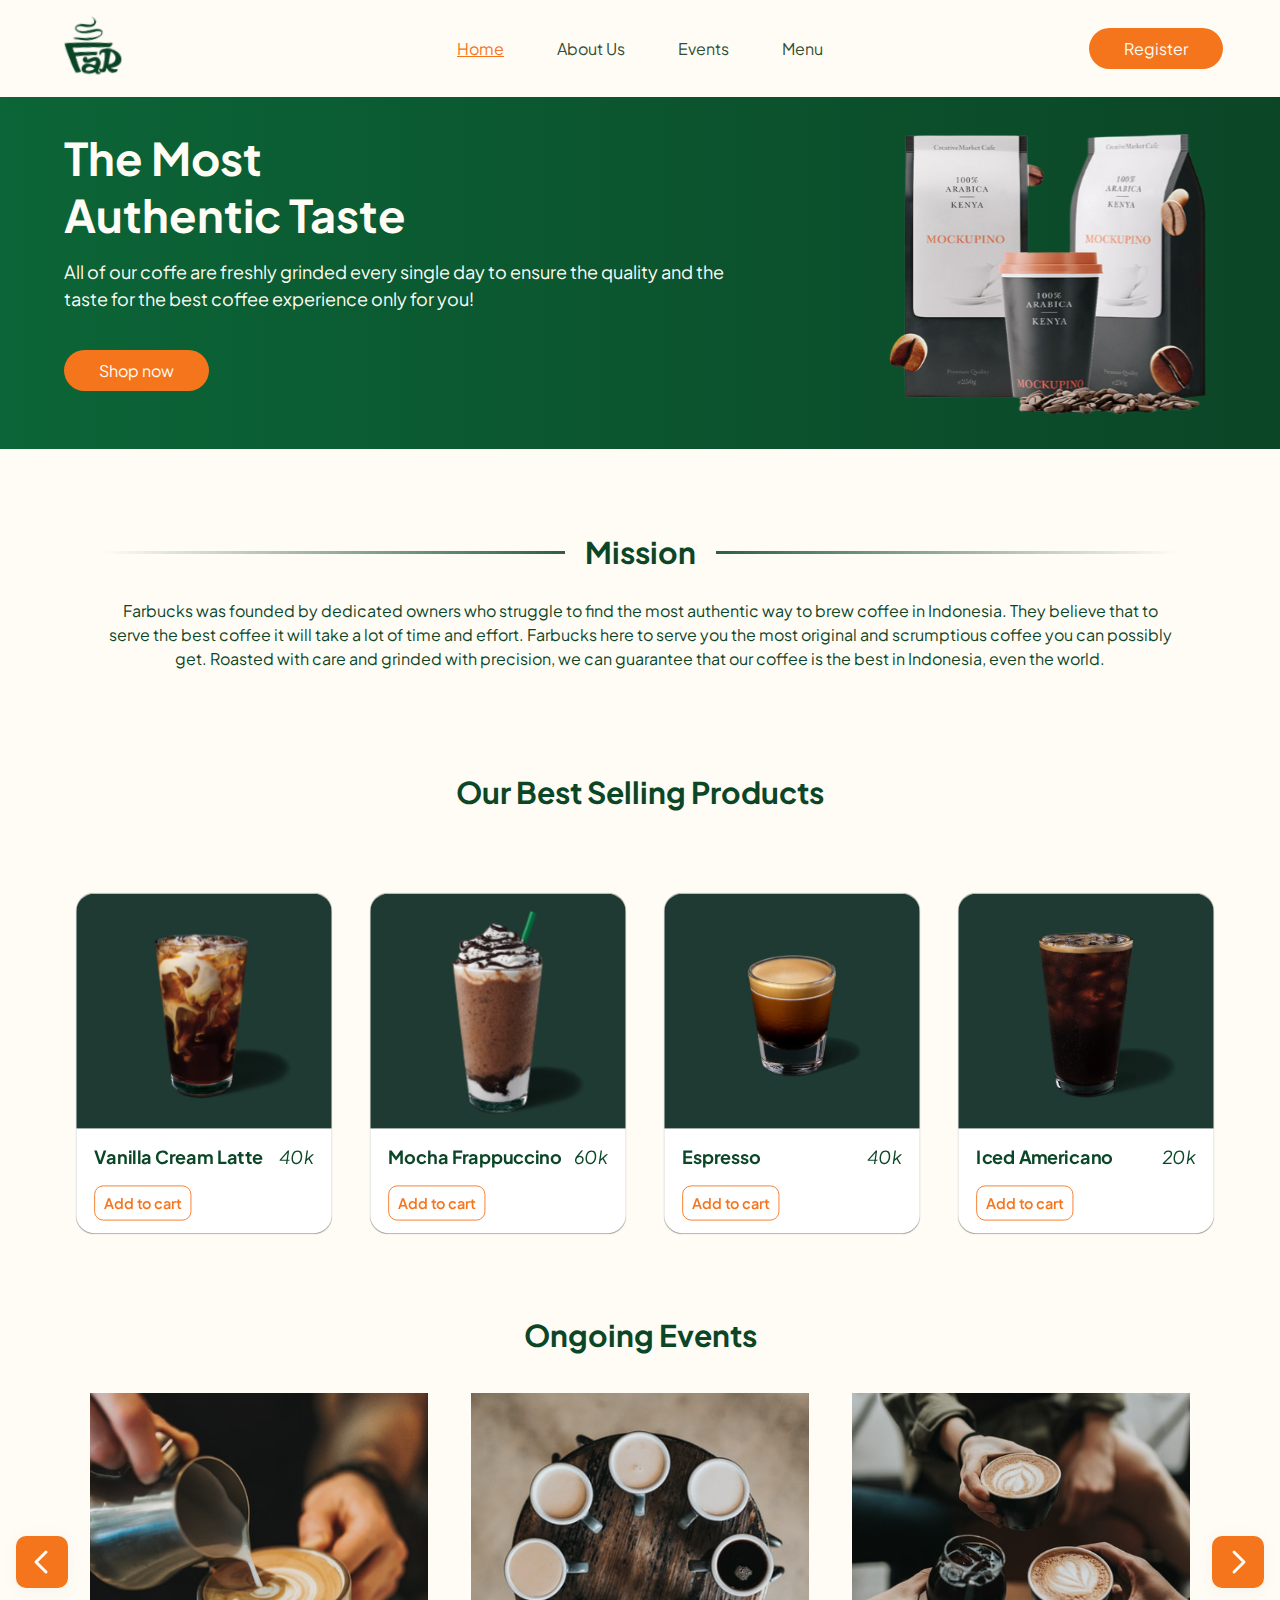
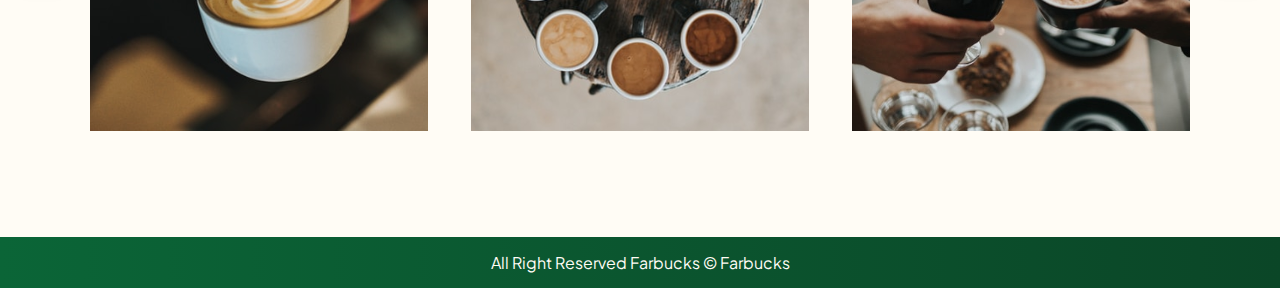
<file: farbucks/index.html>
<!DOCTYPE html>
<html lang="en">

<head>
    <meta charset="UTF-8">
    <meta http-equiv="X-UA-Compatible" content="IE=edge">
    <meta name="viewport" content="width=device-width, initial-scale=1.0">
    <link rel="stylesheet" href="./CSS/home.css">
    <link rel="stylesheet" href="./CSS/style.css">
    <!-- <script src="./JS/home.js"></script> -->

    <script defer src="./JS/slider.js"></script>

    <title>Farbucks</title>
</head>

<body>
    <div class="landing-page">
        <nav>
            <div class="logo">
                <a href="index.html"><img src="./Assets/logo-svg.svg" alt=""></a>
            </div>
            
            <ul class="sub-menu">
                <li> <a href="./index.html" class="active">Home</a></li>
                <li> <a href="./HTML/about_us.html">About Us</a></li>
                <li> <a href="./HTML/events.html">Events</a></li>
                <li> <a href="./HTML/menu.html">Menu</a></li>
            </ul>
    
            <a class="register" href="./HTML/register.html"><button>Register</button> </a>
        </nav>

        <div class="hero-content">
            <div class="hero-text">
                <h1>The Most <br> Authentic Taste</h1>
                <p>All of our coffe are freshly grinded every single day to ensure the quality and the taste for the
                    best coffee experience only for you!</p>
                <a href="./HTML/menu.html"><button>Shop now</button></a>
            </div>
            <div class="hero-img">
                <img src="./Assets/cup-coffee-landing.svg" alt="">
            </div>
        </div>

        <div class="mission-content">
            <h2><span>Mission</span></h2>
            <p>Farbucks was founded by dedicated owners who struggle to find the most authentic way to brew coffee in
                Indonesia. They believe that to serve the best coffee it will take a lot of time and effort. Farbucks
                here to serve you the most original and scrumptious coffee you can possibly get.
                Roasted with care and grinded with precision, we can guarantee that our coffee is the best in Indonesia,
                even the world.
            </p>
        </div>

        <div class="best-selling-content">
            <h2>Our Best Selling Products</h2>
            <div class="best-selling-products">
                <div class="product-card">
                    <img src="./Assets/product-1.svg" alt="">
                    <div class="card-content">
                        <h4 class="left">Vanilla Cream Latte</h4>
                        <p class="right"><i>40k</i></p>
                        <a href="https://www.gojek.com/en/th/gofood/"><button class="add-cart">Add to cart</button></a>
                    </div>
                </div>

                <div class="product-card">
                    <img src="./Assets/product-2.svg" alt="">
                    <div class="card-content">
                        <h4 class="left">Mocha Frappuccino</h4>
                        <p class="right"><i>60k</i></p>
                        <a href="https://www.gojek.com/en/th/gofood/"><button class="add-cart">Add to cart</button></a>
                    </div>
                </div>

                <div class="product-card">
                    <img src="./Assets/product-4.svg" alt="">
                    <div class="card-content">
                        <h4 class="left">Espresso</h4>
                        <p class="right"><i>40k</i></p>
                        <a href="https://www.gojek.com/en/th/gofood/"><button class="add-cart">Add to cart</button></a>
                    </div>
                </div>

                <div class="product-card">
                    <img src="./Assets/product-3.svg" alt="">
                    <div class="card-content">
                        <h4 class="left">Iced Americano</h4>
                        <p class="right"><i>20k</i></p>
                        <a href="https://www.gojek.com/en/th/gofood/"><button class="add-cart">Add to cart</button></a>
                    </div>
                </div>
            </div>
        </div>

        <!-- Event-content Desktop -->
        <div class="event-content display-none-mobile">
            <h2><span>Ongoing Events</span></h2>

            <div class="event-images">
                <div class="slider-desk">
                    <img class="img-event" src="./Assets/slider1.svg" alt="">
                    <img class="img-event" src="./Assets/slider2.svg" alt="">
                    <img class="img-event" src="./Assets/slider3.svg" alt="">

                </div>
                <div class="slider-desk">
                    <img class="img-event" src="./Assets/slider 4.svg" alt="">
                    <img class="img-event" src="./Assets/slider 5.svg" alt="">
                    <img class="img-event" src="./Assets/slider 6.svg" alt="">
                </div>
                <div class="slider-desk">
                    <img class="img-event" src="./Assets/slider 7.svg" alt="">
                    <img class="img-event" src="./Assets/slider 8.svg" alt="">
                    <img class="img-event" src="./Assets/slider 9.svg" alt="">
                </div>
                <a onclick="plusSlides2(-1)"><img class="prev-button" src="./Assets/slide-button2.svg" alt=""></a>
                <a onclick="plusSlides2(1)"><img class="next-button" src="./Assets/slide-button.svg" alt=""></a>
            </div>
        </div>

        <!-- Event-content Mobile -->
        <div class="event-content display-block-mobile">
            <h2><span>Ongoing Events</span></h2>
            <div class="event-images">
                <div class="slider">
                    <img class="img-event" src="./Assets/slider1.svg" alt="">
                </div>
                <div class="slider">
                    <img class="img-event" src="./Assets/slider2.svg" alt="">
                </div>
                <div class="slider">
                    <img class="img-event" src="./Assets/slider3.svg" alt="">
                </div>
                <a onclick="plusSlides(-1)"><img class="prev-button" src="./Assets/slide-button2.svg" alt=""></a>
                <a onclick="plusSlides(1)"><img class="next-button" src="./Assets/slide-button.svg" alt=""></a>
            </div>
        </div>

        <footer>
            <span class="center-footer">All Right Reserved Farbucks © Farbucks</span>
        </footer>
    </div>
</body>

</html>
</file>
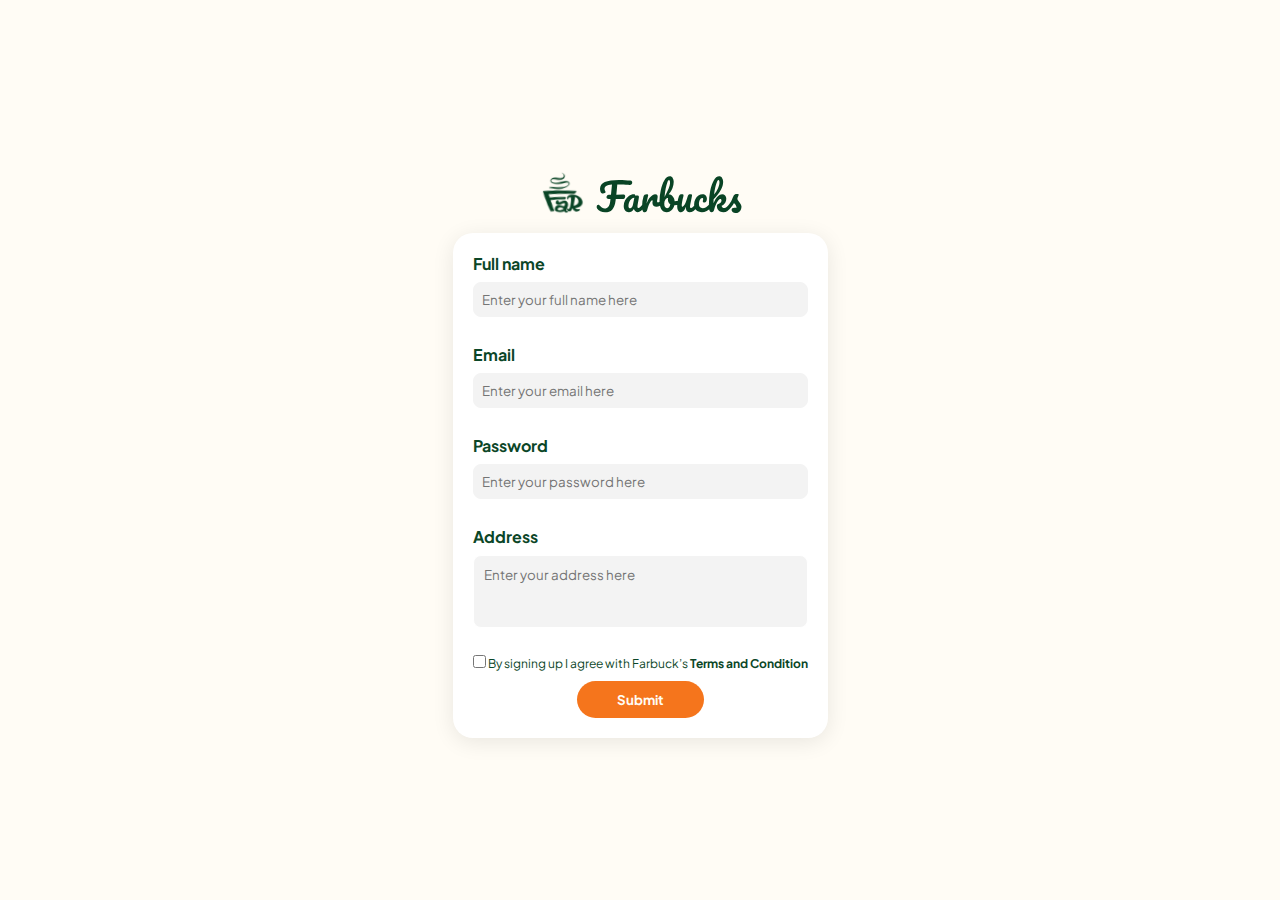
<file: farbucks/HTML/register.html>
<!DOCTYPE html>
<html lang="en">

<head>
    <meta charset="UTF-8">
    <meta http-equiv="X-UA-Compatible" content="IE=edge">
    <meta name="viewport" content="width=device-width, initial-scale=1.0">
    <link rel="stylesheet" href="../CSS/style.css">
    <link rel="stylesheet" href="../CSS/register.css">
    <script defer src="../JS/register.js"></script>
    <title>Registration Page</title>
</head>

<body>

    <div class="container">
        <a href="./../index.html"><img src="../Assets/logo-panjang.svg" alt=""></a>

        <div class="container-form">
            <form id="form" action="" onsubmit="return validation()">
                <!-- <div id="errorbox"></div>  -->
                <div class="form-box ">
                    <span class="form-title">Full name</span>
                    <input type="text" id="name" placeholder="Enter your full name here" >

                    <small>Error!</small>
                </div>
                <div class="form-box ">
                    <span class="form-title">Email</span>
                    <input type="email" id="email" placeholder="Enter your email here">
                    <small>Error!</small>
                </div>
                <div class="form-box">
                    <span class="form-title">Password</span>
                    <input type="password"  id="password" placeholder="Enter your password here">
                    <small>Error!</small>
                </div>
                <div class="form-box">
                    <span class="form-title">Address</span>
                    <textarea name="address" id="address" cols="30" rows="3"
                        placeholder="Enter your address here"></textarea>
                    <small>Error!</small>
                </div>
                <div class="checkbox">
                    <input type="checkbox" id="tc" onclick="checked">
                    <label class="tc-text" for="tc">By signing up I agree with Farbuck’s <b>Terms and Condition</b></label>
                </div>
                <div>
                    <input type="submit" class="form-box-button" id="submit" value="Submit">
                </div>
            </form>
        </div>
    </div>
    </div>
    
</body>

</html>
</file>
<file: farbucks/CSS/home.css>
@import url('https://fonts.googleapis.com/css2?family=Plus+Jakarta+Sans:ital,wght@0,300;0,400;0,500;0,600;0,700;1,300;1,400;1,500;1,600;1,700&display=swap');

* {
    padding: 0;
    margin: 0;
    box-sizing: border-box;
    color: #FFFCF5;
}


li,
a {
    font-family: 'Plus Jakarta Sans', sans-serif;
    font-weight: 400;
    font-size: 16px;
    color: #314E34;
    text-decoration: none;

}

nav {
    display: flex;
    align-items: center;
    justify-content: space-between;
    padding: 10px 20px;
}

.sub-menu {
    text-align: center;
    width: 49%;
}

.sub-menu li {
    list-style: none;
    display: inline-block;
    padding: 0px 25px;
}

.sub-menu li a:hover {
    color: #F5751C;
    transition: all 0.3s ease 0s;
}

nav .fa {
    display: none;
}


.active {
    color: #F5751C;
    text-decoration: underline;
}

.logo {
    width: 25%;
    cursor: pointer;
    margin: 0 0 0 3%;
}

.register {
    text-align: end;
    width: 25%;
    margin-right: 3%;
}

button {
    margin-left: 25;
    padding: 10px 35px;
    background-color: #F5751C;
    border-radius: 32px;
    border: none;
    cursor: pointer;
    transition: all 0.3s ease 0s;
    font-size: 16px;
    font-weight: 400;
    color: #FFFCF5;
}

button:hover {
    box-shadow: 0px 4px 8px rgba(33, 33, 33, 0.3);
}

/* landing page */
.hero-content h1 {
    display: inline-block;
    /* background-color: orange; */
    /* margin-top: 5%;
    margin-left: 8%; */
    font-size: 45px;
    margin-bottom: 15px;
    width: 70%;
}

.hero-content {
    position: relative;
    display: flex;
    padding-bottom: 25px;
    align-items: center;
    justify-content: space-between;
    height: 100%;
    width: 100%;
    background: linear-gradient(90deg, rgba(11, 101, 55, 1) 0%, rgba(11, 70, 39, 1) 100%);
}

.hero-text {
    /* position: relative; */
    width: 80%;
    margin-left: 5%;
}

.hero-content p {
    font-size: 18px;
    letter-spacing: 1.5%;
    line-height: 150%;
    width: 90%;
    margin-bottom: 5%;
}

.hero-img {
    /* position: absolute; */
    display: flex;
    justify-content: flex-end;
    align-items: center;
    /* margin-right:5% ; */

}

.hero-img img {
    width: 100%;
}

/* .hero-img img{
    width: 90%;
    height: auto;
} */
.mission-content {
    margin: 8%;

}

.mission-content h2 {
    text-align: center;
    /* font-size: 30px; */
    line-height: 0.1em;
    /* margin: 10px 0 20px;  */
    border-bottom: 2px;
    background: rgb(11, 101, 55);
    background: linear-gradient(90deg, rgba(11, 101, 55, 0) 0%, rgba(11, 70, 39, 1) 50%, rgba(11, 101, 55, 0) 100%);
}

.mission-content span {
    background: #FFFCF5;
    padding: 0 20px;
    color: #0B4627;
}

.mission-content p {
    margin-top: 45px;
    color: #0B4627;
    text-align: center;
    line-height: 150%;

}

h2 {
    font-size: 30px;
    color: #0B4627;
    text-align: center;

}

.card-content h4,
i {
    color: #0B4627;
}

/* .best-selling-content{
    padding: 0 3% 3% 3%;
} */

.best-selling-products {
    display: flex;
    flex-wrap: wrap;
    justify-content: center;
}

.product-card {
    transform: scale(0.9);
    display: inline-block;
    margin: 5% 0px 5% 10px;
    background-color: #ffff;
    box-shadow: 0px 0px 1px rgba(14, 14, 14, 0.393);
    border-radius: 20px;
}

.product-card img {
    border-top-left-radius: 20px;
    border-top-right-radius: 20px;
}

.left {
    display: inline-block;
    font-size: 20px;
}

.card-content {
    margin: 5% 20px 5% 20px;
}

.right {
    display: block;
    font-size: 20px;
    float: right;
}


.add-cart {
    display: flex;
    background: none;
    border: 1.5px solid #F5751C;
    color: #F5751C;
    font-weight: 600;
    margin: 8% 0 0;
    padding: 8px 10px;
    border-radius: 10px;
    transition: all 0.3s ease 0s;
}

.add-cart:hover {
    color: #FFFCF5;
    background-color: #F5751C;
    box-shadow: none;
}

.event-content h2 {
    margin-bottom: 3%;
}

.event-content span {
    color: #0B4627;
}

.event-images {
    display: flex;
    flex-wrap: wrap;
    justify-content: center;
    position: relative;
    margin-bottom: 8%;
}

.img-event {
    padding: 0 20px;
}

.next-button, .prev-button{
    display: flex;
    justify-content: center;
    position: absolute;
    top: 50%;
    transform: translate(0, -50%);
    cursor: pointer;
}

.prev-button {
    left: 0;
}

.next-button {
    right: 0;
}

.slider {
    display: none;
}

footer {
    display: flex;
    justify-content: center;
    padding: 15px ;
    background: linear-gradient(90deg, rgba(11, 101, 55, 1) 0%, rgba(11, 70, 39, 1) 100%);
}

/* .right-footer {
    float: right;
} */

.socmed {
    display: flex;
    justify-content: flex-end;
    align-items: center;
}

.display-block-mobile {
    display: none;
}

/* responsive 810px */
@media screen and (max-width:810px) {
    .hero-content h1 {
        width: 100%;
        font-size: 35px;
        padding-top: 30px;
    }

    .hero-text {
        /* padding-top: 30px; */
        padding-bottom: 20px;
    }

    .hero-text p {
        width: auto;
        /* font-size: 14px; */
    }

    .product-card {
        margin: 1% 0 1%;
    }

    .best-selling-products {
        margin-bottom: 30px;
    }

    .display-none-mobile {
        display: none;
    }

    .display-block-mobile {
        display: block;
    }

    .event-content h2{
        margin-bottom: 30px;
    }
}

/* Responsive Hp */
@media screen and (max-width:569px) {

    /* hero Content */
    .hero-content{
        flex-direction: column;
    }
    .hero-content h1{
        padding-top: 15px;
    }
    .hero-text{
        margin: 0;
        order: 1;
    }

    .hero-text p{
        font-size: 14px;
    }
    .hero-img{
        width: 75%;
    }

  /* Mission Content */

    .mission-content{
        padding: 30px 0 30px 0;

    }
    .mission-content p{
        font-size: 14px;
    }

    .best-selling-content h2{
        margin: 30px;
    }
    /* Slider */
    .slider{
        text-align: center;
    }

    .img-event{
        width: 75%;
    }

    .center-footer{
        font-size: 12px;
    }
}
/* Responsive Navbar */
@media(max-width: 700px) {

    .sub-menu ul li {
        display: block;
    }

    .sub-menu {
        position: absolute;
        background: #314E34;
        height: 100vh;
        width: 200px;
        top: 0;
        right: -200px;
        text-align: left;
        z-index: 2;
    }

    nav .fa {
        display: block;
        color: #0B4627;
        margin: 10px;
        font-size: 22px;
        cursor: pointer;
    }

    .sub-menu ul {
        padding: 30px;

    }
}
</file>
<file: farbucks/CSS/style.css>
@import url('https://fonts.googleapis.com/css2?family=Plus+Jakarta+Sans:ital,wght@0,300;0,400;0,500;0,600;0,700;1,300;1,400;1,500;1,600;1,700&display=swap');
*{
    padding: 0;
    margin: 0;
    box-sizing: border-box;
    /* color: #FFFCF5; */
    font-family: 'Plus Jakarta Sans', sans-serif;
    
}

body{
    background-color: #FFFCF5;
}
li,a{
    color: #314E34;
    text-decoration: none;
    
}
</file>
<file: farbucks/CSS/register.css>
*{
    color: #0B4627;
    
}

.container{
    text-align: center;
}

.form-title{
    font-size: 16px;
}
.container-form{
    background-color: #ffff;
    display: flex;
    flex-direction: column;
    width:fit-content;
    padding: 30px;
    border-radius: 20px;
    box-shadow: 0px 4px 22px rgba(0, 0, 0, 0.09);
}

body{
    display: flex;
    justify-content: center;
    align-items: center;
    /* height: 100vh; */
}
/* .container-form #errorbox{
    margin-bottom: 20px;
    background-color: rgb(213, 54, 54);
    padding: 0px;
    font-size: 14px;
    border-radius: 5px;
    transition: all 0.3s ease;
    color: white;
} */
small{
    display: flex;
    align-items:flex-end ;
    margin-left: 1%;
    visibility: hidden;
}
.form-title{
    text-align: left;
    margin-bottom: 8px;
    font-weight: 700;
}

.form-box{
    display: flex;
    flex-direction: column;
    margin-bottom: 15px;
}

.checkbox{
    margin-bottom: 15px;
    font-size: 12px;
}

#tc{
    padding-top: 3px;
}

input{
    background-color: #f3f3f3;
    /* border: none; */
    border-color: #f3f3f3;
    border-style: solid;
    padding: 8px;
    border-width: 1px;
    border-radius: 8px;
}

.form-box.success input{
    border-color: rgb(54, 174, 54);
}

.form-box.error input{
    border-color: rgb(255, 71, 50);
}

.form-box.error small{
    color:rgb(255, 71, 50) ;
    font-size: 12px;
    visibility: visible;
}
textarea {
    resize: none;
    background-color: #f3f3f3;
    /* border: none; */
    border-width: 1px;
    border-color: white;
    border-radius: 8px;
    padding: 10px;
  }

.form-box.success textarea{
    border-color: rgb(54, 174, 54);
}
.form-box.error textarea{
    border-color: rgb(255, 71, 50);
}

.form-box-button{
    background-color: #F5751C;
    /* font-size: 16px; */
    width: fit-content;
    padding : 10px 40px;
    border-radius: 20px;
    color: #FFFCF5;
    border: none;
    transition: all 0.3s ease 0s;
    font-weight: 700;
    cursor: pointer;
}
label{
    font-size: 12px;
}

/* .checkbox input{
    width: ;
} */
/* .form-box.success input{
    border-color: green;
} */

.form-box-button:hover {
    box-shadow: 0px 4px 8px rgba(33, 33, 33, 0.3);
}
@media screen and (max-width:810px){
    .container-form{
        width:90%;
    }
    .container{
        display: flex;
        flex-direction: column;
        align-items: center;
    }
    .form-title{
        font-size: 14px;
    }
    

}

@media screen and (max-width:1290px) {
    html,body{
        overflow-y: hidden;
        height: 100vh;
    }
    .container-form{
        padding: 20px;
    }
    .form-box, .checkbox{
        margin-bottom: 10px;
    }
}
</file>
